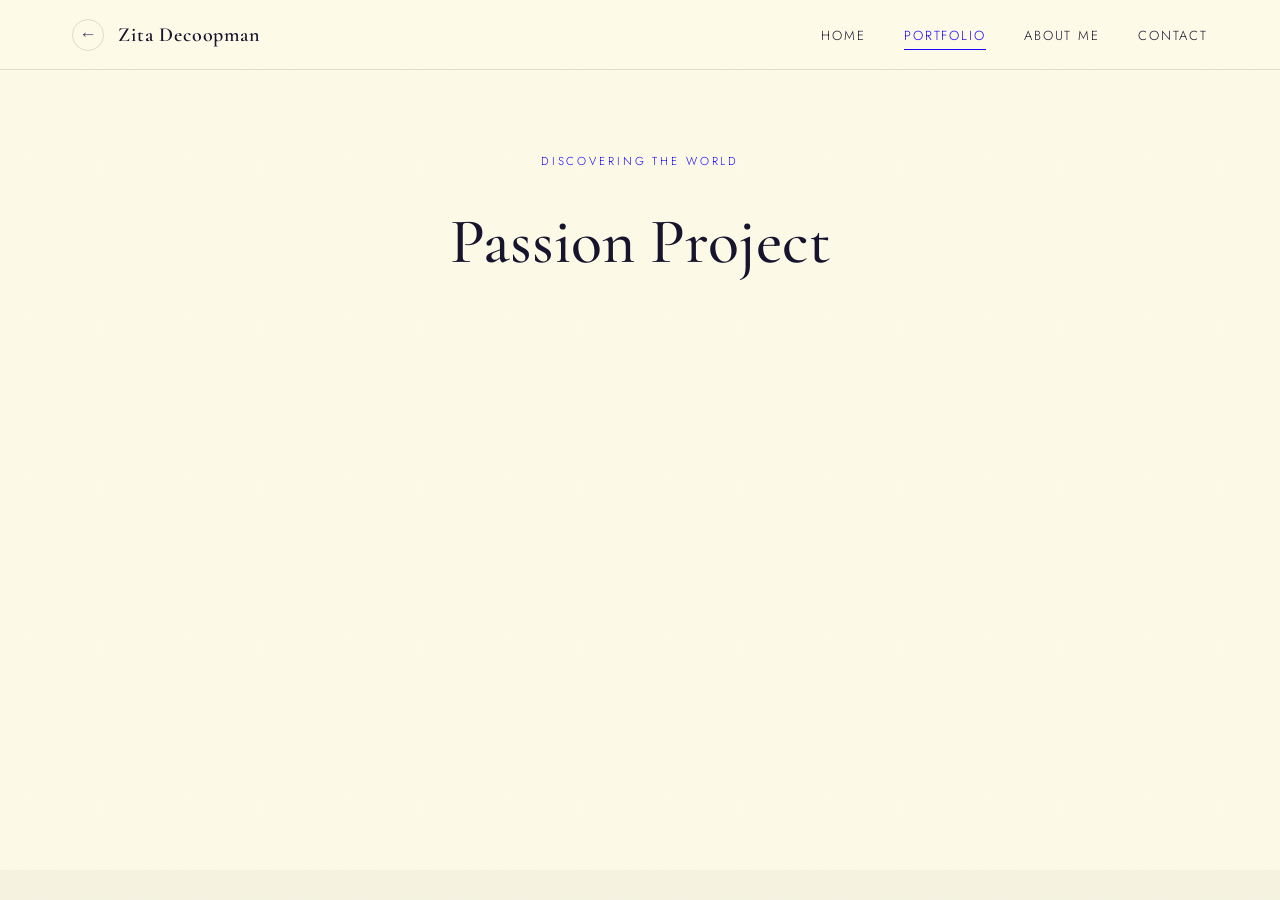
<file: my-biggest-passion-project.html>
<!DOCTYPE html>
<html lang="en">
<head>
<meta charset="UTF-8">
<title>Redirecting… — Zita Decoopman</title>
<link rel="icon" href="assets/favicon.svg" type="image/svg+xml">
<meta name="robots" content="noindex, nofollow">
<!-- This project's content is managed through the dashboard now and lives at
     project.html?slug=my-biggest-passion-project (data/projects/my-biggest-passion-project.json). This file used to
     be a hand-built copy of the same project: it was NOT editable from the
     dashboard and kept rendering an old, diverging version of the page for
     anyone who reached it, which is exactly the confusion this redirect
     removes. Kept as a redirect (rather than deleted) so existing links and
     bookmarks still land on the right project. The original markup is in
     git history if it's ever needed. -->
<meta http-equiv="refresh" content="0; url=project.html?slug=my-biggest-passion-project">
<link rel="canonical" href="project.html?slug=my-biggest-passion-project">
</head>
<body>
<p>Redirecting to <a href="project.html?slug=my-biggest-passion-project">this project</a>…</p>
</body>
</html>
</file>
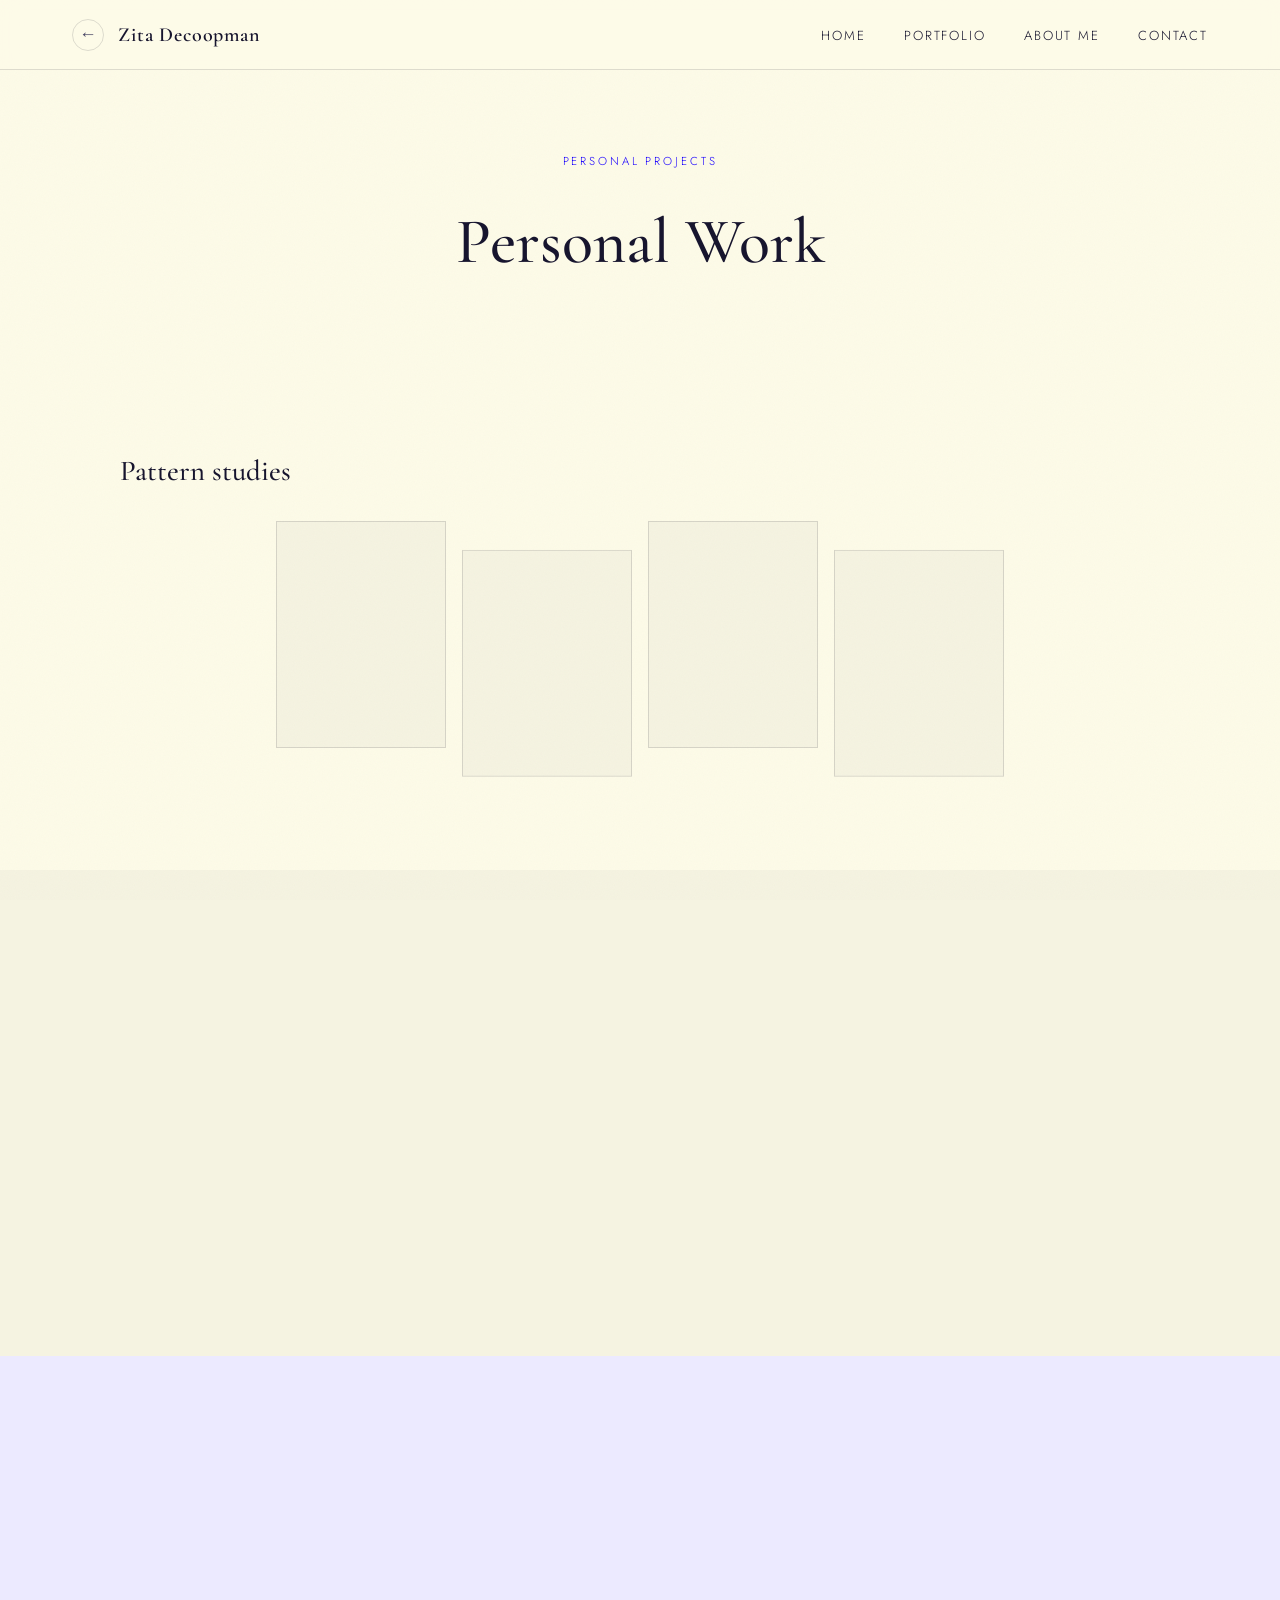
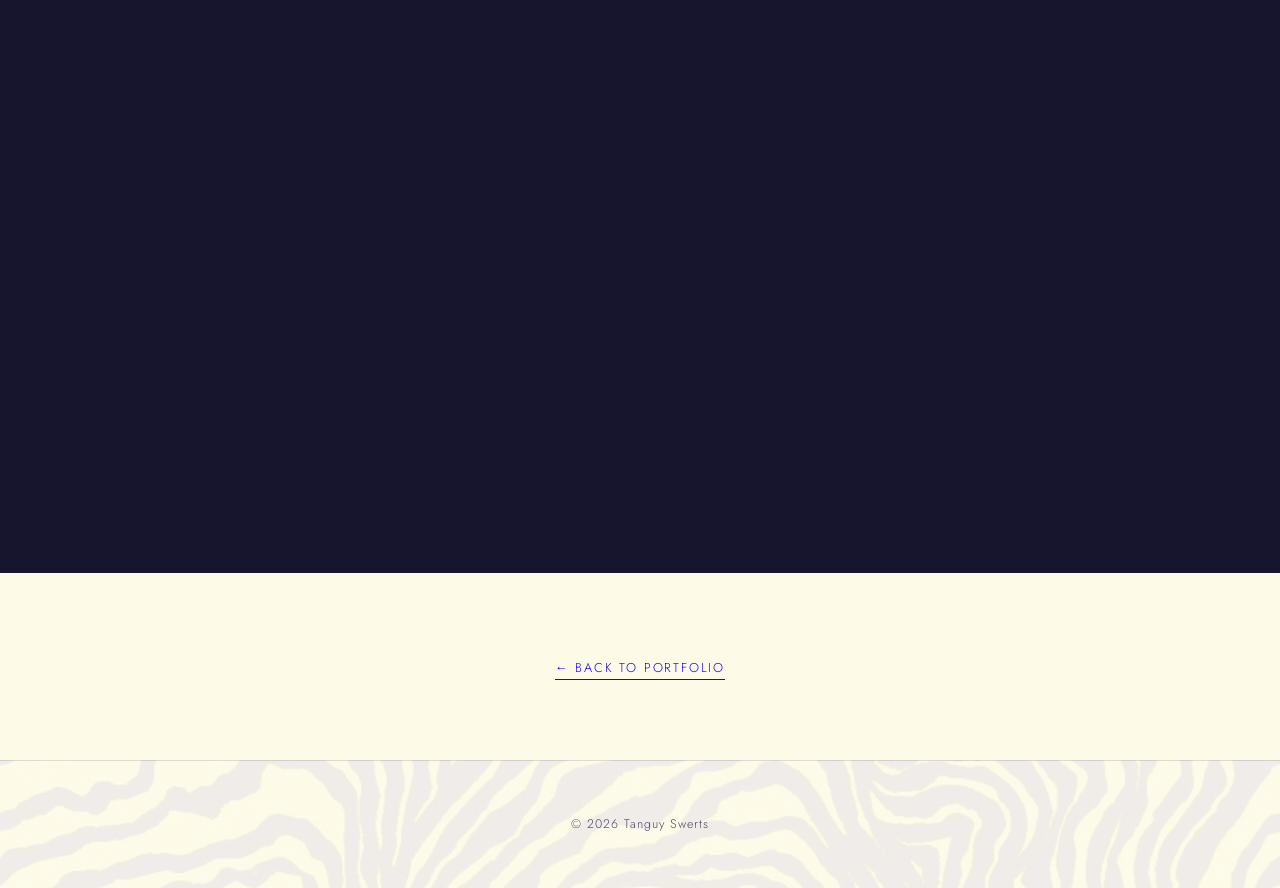
<file: personal-projects.html>
<!DOCTYPE html>
<html lang="en">
<head>
<meta charset="UTF-8">
<title>Redirecting… — Zita Decoopman</title>
<link rel="icon" href="assets/favicon.svg" type="image/svg+xml">
<meta name="robots" content="noindex, nofollow">
<!-- This project's content is managed through the dashboard now and lives at
     project.html?slug=personal-projects (data/projects/personal-projects.json). This file used to
     be a hand-built copy of the same project: it was NOT editable from the
     dashboard and kept rendering an old, diverging version of the page for
     anyone who reached it, which is exactly the confusion this redirect
     removes. Kept as a redirect (rather than deleted) so existing links and
     bookmarks still land on the right project. The original markup is in
     git history if it's ever needed. -->
<meta http-equiv="refresh" content="0; url=project.html?slug=personal-projects">
<link rel="canonical" href="project.html?slug=personal-projects">
</head>
<body>
<p>Redirecting to <a href="project.html?slug=personal-projects">this project</a>…</p>
</body>
</html>
</file>
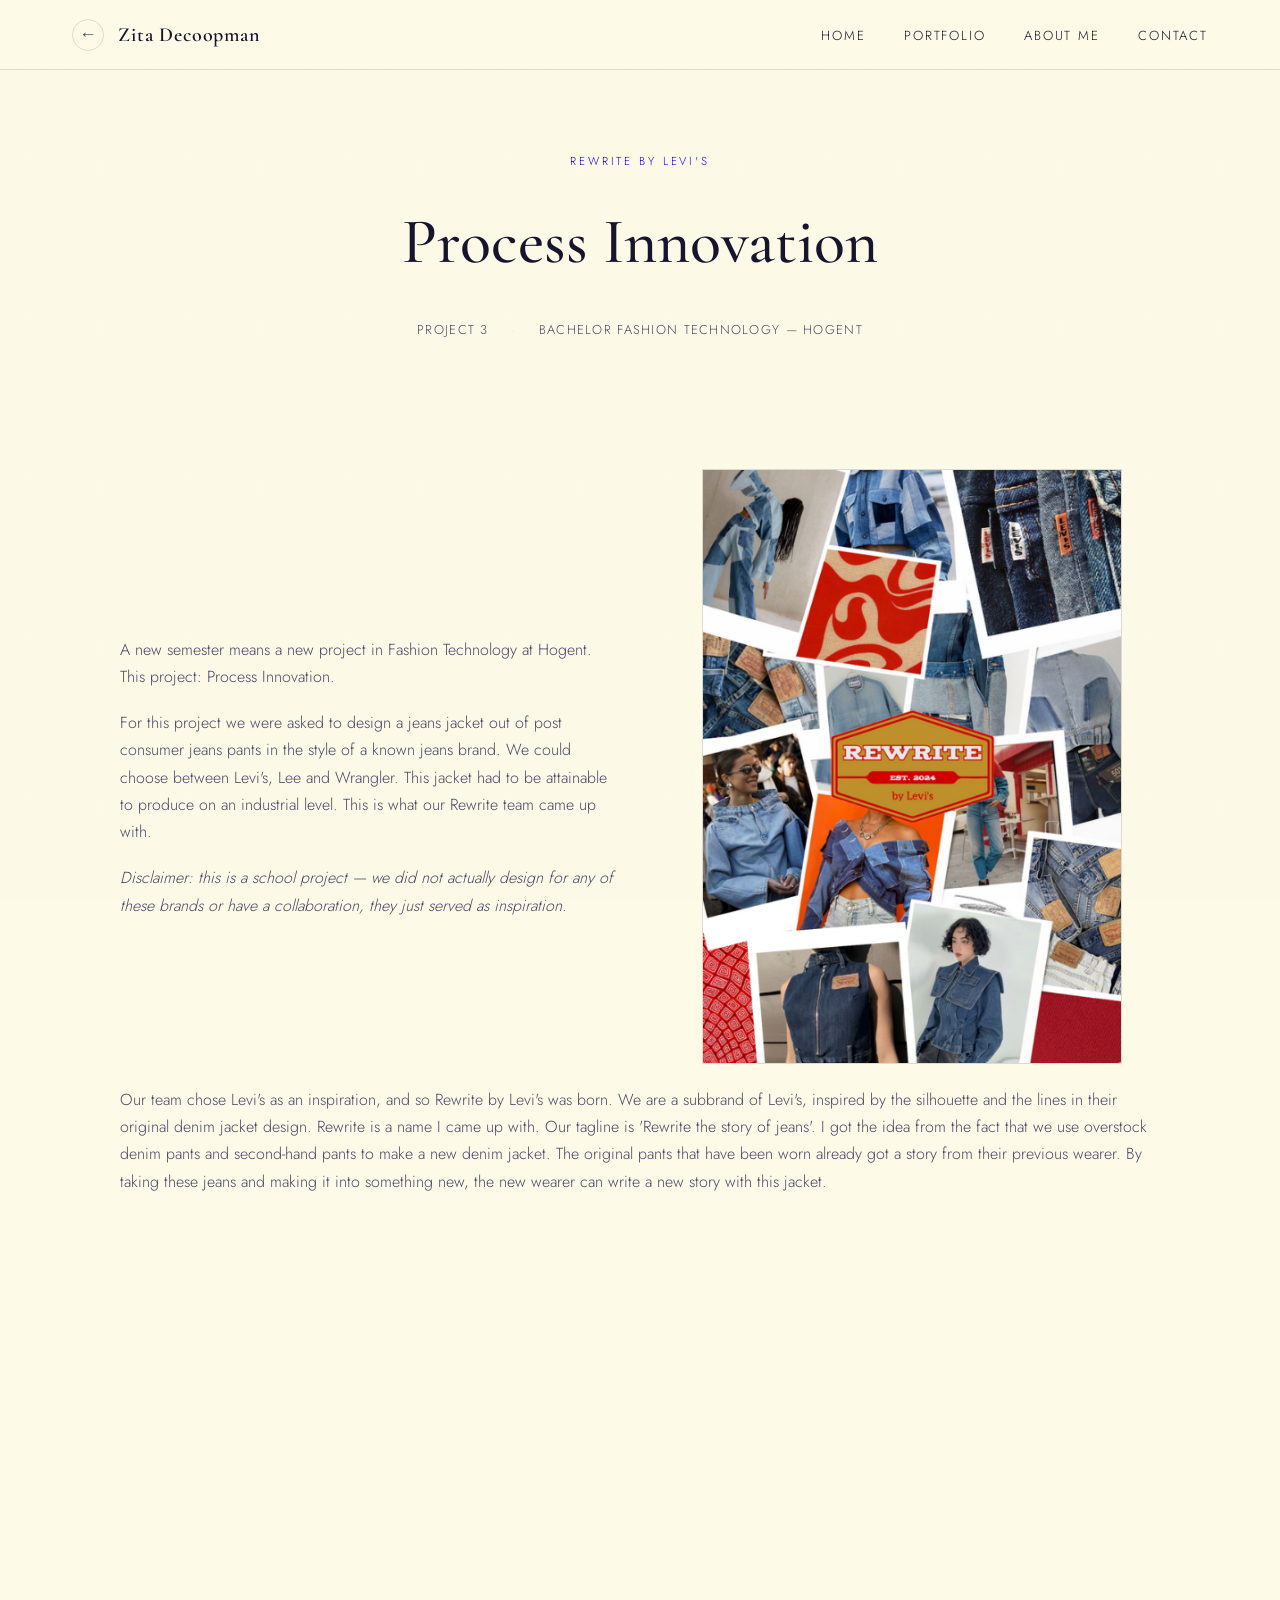
<file: project-1.html>
<!DOCTYPE html>
<html lang="en">
<head>
<meta charset="UTF-8">
<title>Redirecting… — Zita Decoopman</title>
<link rel="icon" href="assets/favicon.svg" type="image/svg+xml">
<meta name="robots" content="noindex, nofollow">
<!-- This project's content is managed through the dashboard now and lives at
     project.html?slug=project-1 (data/projects/project-1.json). This file used to
     be a hand-built copy of the same project: it was NOT editable from the
     dashboard and kept rendering an old, diverging version of the page for
     anyone who reached it, which is exactly the confusion this redirect
     removes. Kept as a redirect (rather than deleted) so existing links and
     bookmarks still land on the right project. The original markup is in
     git history if it's ever needed. -->
<meta http-equiv="refresh" content="0; url=project.html?slug=project-1">
<link rel="canonical" href="project.html?slug=project-1">
</head>
<body>
<p>Redirecting to <a href="project.html?slug=project-1">this project</a>…</p>
</body>
</html>
</file>
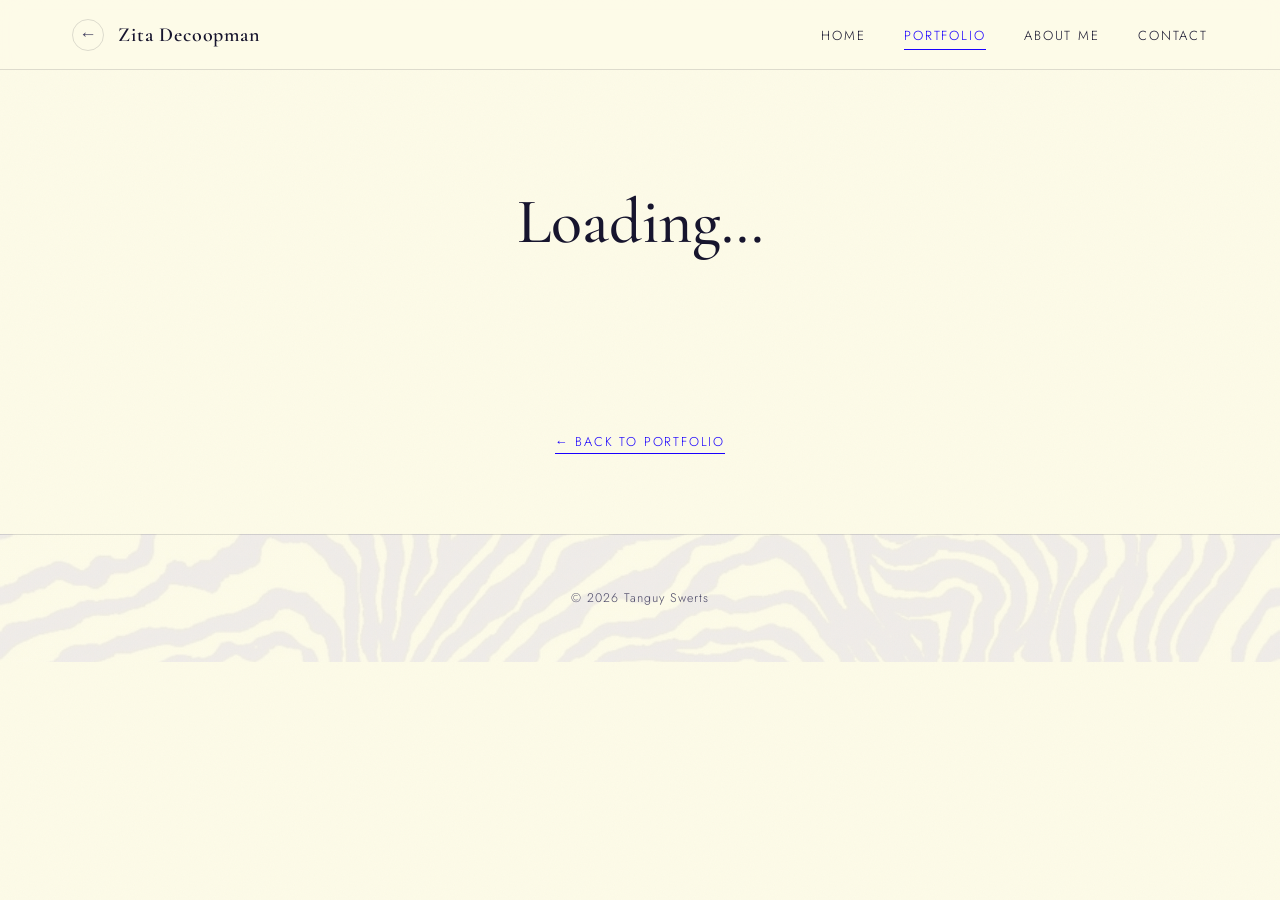
<file: project-smart-design.html>
<!DOCTYPE html>
<html lang="en">
<head>
<meta charset="UTF-8">
<title>Redirecting… — Zita Decoopman</title>
<link rel="icon" href="assets/favicon.svg" type="image/svg+xml">
<meta name="robots" content="noindex, nofollow">
<!-- This project's content is managed through the dashboard now and lives at
     project.html?slug=project-smart-design (data/projects/project-smart-design.json). This file used to
     be a hand-built copy of the same project: it was NOT editable from the
     dashboard and kept rendering an old, diverging version of the page for
     anyone who reached it, which is exactly the confusion this redirect
     removes. Kept as a redirect (rather than deleted) so existing links and
     bookmarks still land on the right project. The original markup is in
     git history if it's ever needed. -->
<meta http-equiv="refresh" content="0; url=project.html?slug=project-smart-design">
<link rel="canonical" href="project.html?slug=project-smart-design">
</head>
<body>
<p>Redirecting to <a href="project.html?slug=project-smart-design">this project</a>…</p>
</body>
</html>
</file>
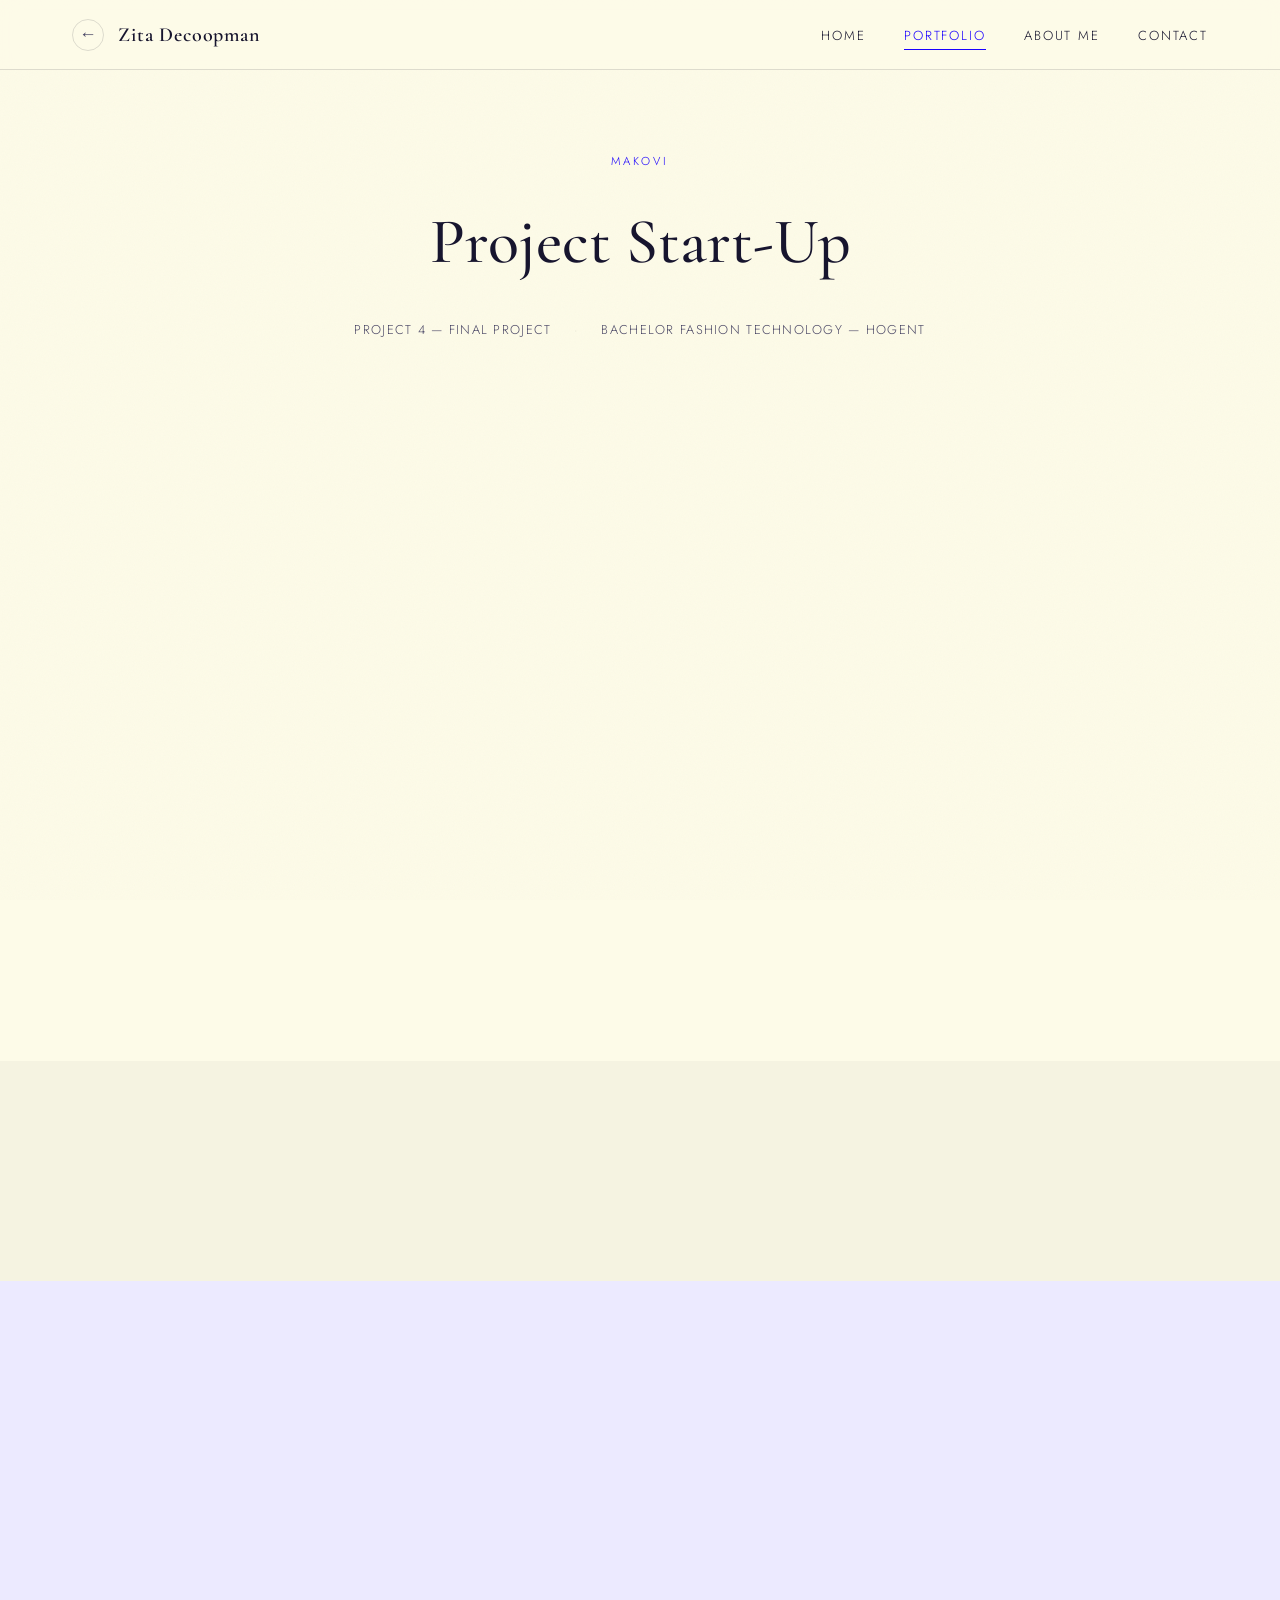
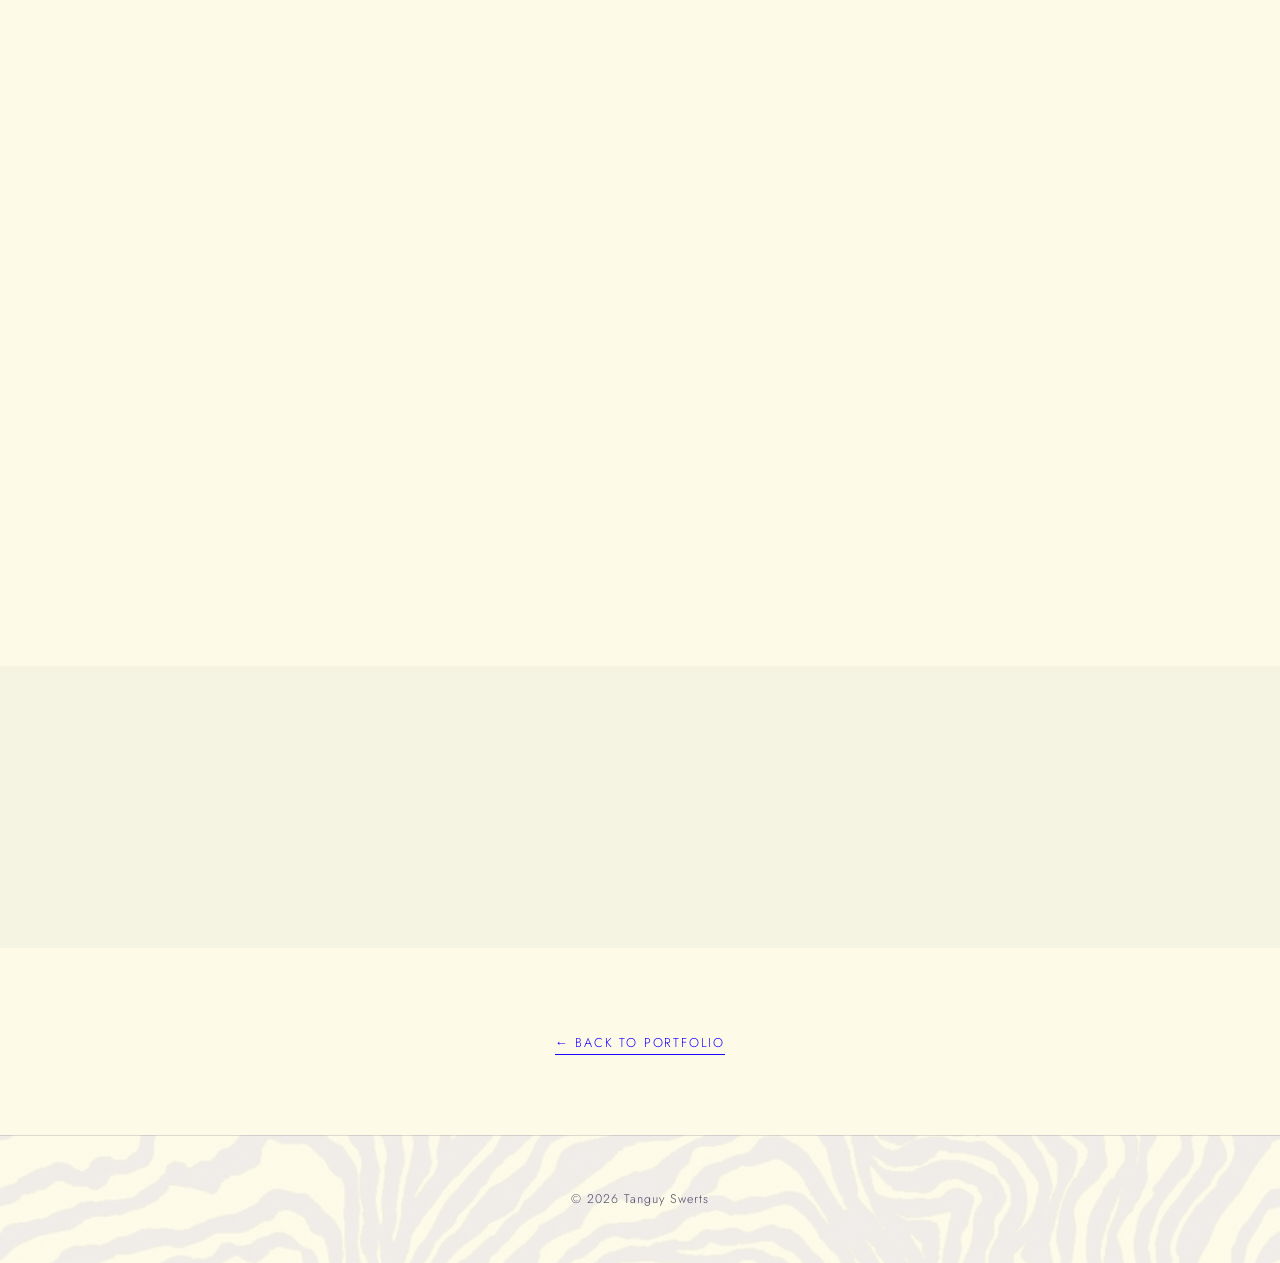
<file: project-start-up.html>
<!DOCTYPE html>
<html lang="en">
<head>
<meta charset="UTF-8">
<title>Redirecting… — Zita Decoopman</title>
<link rel="icon" href="assets/favicon.svg" type="image/svg+xml">
<meta name="robots" content="noindex, nofollow">
<!-- This project's content is managed through the dashboard now and lives at
     project.html?slug=project-start-up (data/projects/project-start-up.json). This file used to
     be a hand-built copy of the same project: it was NOT editable from the
     dashboard and kept rendering an old, diverging version of the page for
     anyone who reached it, which is exactly the confusion this redirect
     removes. Kept as a redirect (rather than deleted) so existing links and
     bookmarks still land on the right project. The original markup is in
     git history if it's ever needed. -->
<meta http-equiv="refresh" content="0; url=project.html?slug=project-start-up">
<link rel="canonical" href="project.html?slug=project-start-up">
</head>
<body>
<p>Redirecting to <a href="project.html?slug=project-start-up">this project</a>…</p>
</body>
</html>
</file>
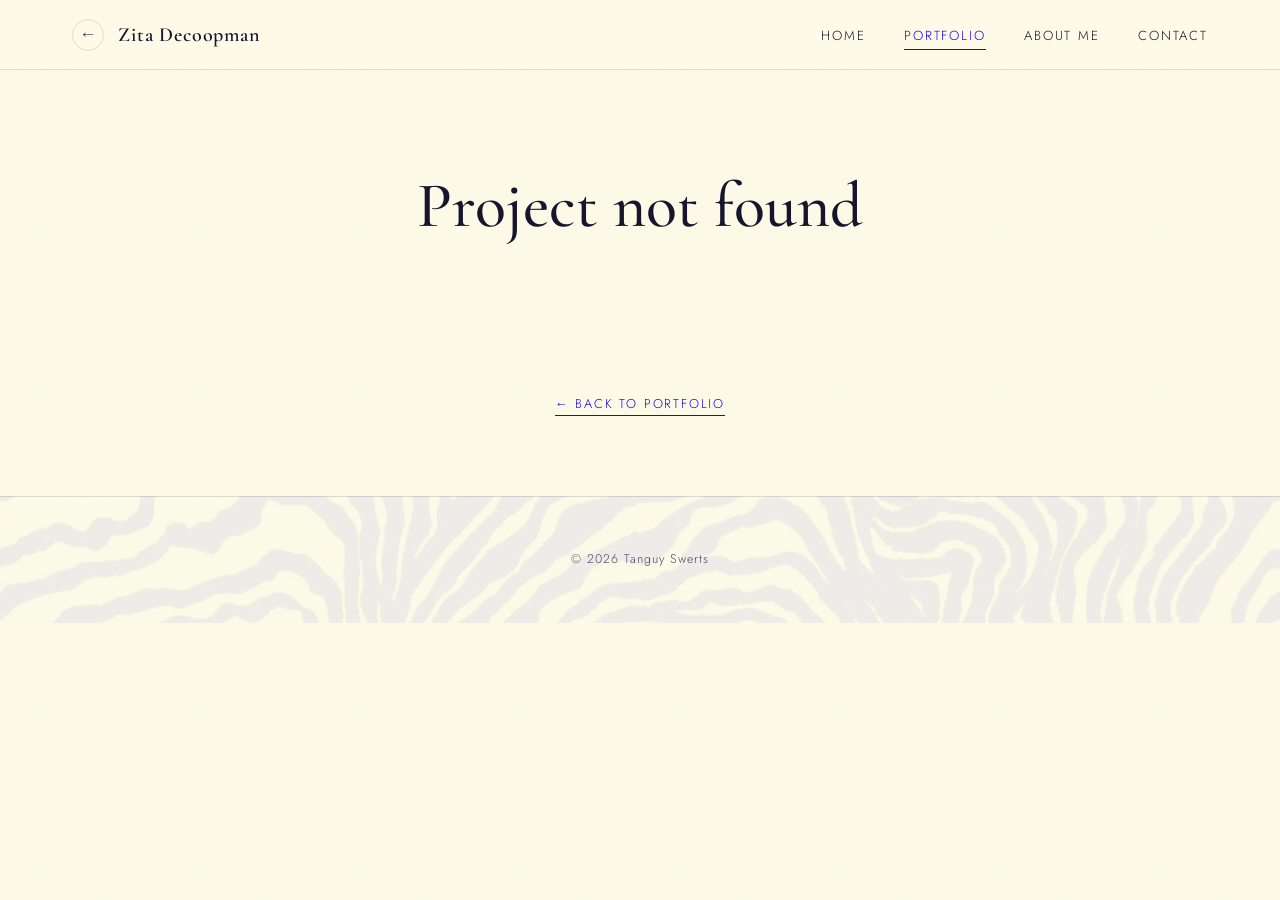
<file: project.html>
<!DOCTYPE html>
<html lang="en">
<head>
<meta charset="UTF-8">
<meta name="viewport" content="width=device-width, initial-scale=1.0">
<title>Project — Zita Decoopman</title>
<link rel="icon" href="assets/favicon.svg" type="image/svg+xml">
<meta name="description" id="metaDescription" content="A project from Zita Decoopman's Fashion Technology portfolio.">
<meta property="og:type" content="article">
<meta property="og:title" id="ogTitle" content="Zita Decoopman — Portfolio">
<meta property="og:description" id="ogDescription" content="A project from Zita Decoopman's Fashion Technology portfolio.">
<meta property="og:image" id="ogImage" content="">
<meta name="twitter:card" content="summary_large_image">
<link rel="stylesheet" href="styles.css?v=fb239b14">
<link rel="stylesheet" href="assets/fonts/fonts.css?v=fb239b14">
<!-- social:start -->
<!-- Preview card for links shared in WhatsApp, Facebook, Instagram.
     Written by scripts/build_seo.py from this page's own title and
     description -- edit those, then re-run it. -->
<meta property="og:site_name" content="Zita Decoopman">
<meta property="og:locale" content="en_GB">
<meta property="og:url" content="https://draumbear.github.io/zita-portfolio/project.html">
<meta name="twitter:title" content="Project — Zita Decoopman">
<meta name="twitter:description" content="A project from Zita Decoopman's Fashion Technology portfolio.">
<meta name="twitter:image" content="https://draumbear.github.io/zita-portfolio/assets/hero-pattern.jpg">
<!-- social:end -->
</head>
<body>

<div class="noise"></div>

<header class="site-header">
  <nav class="nav">
    <div class="nav-left">
      <a class="nav-back" href="index.html#portfolio" aria-label="Back to all projects" title="Back to all projects">&larr;</a>
      <a class="brand" href="index.html">Zita Decoopman</a>
    </div>
    <button class="nav-toggle" id="navToggle" aria-label="Toggle menu"><span></span></button>
    <ul class="nav-links" id="navLinks">
      <li><a href="index.html#top">Home</a></li>
      <li><a href="index.html#portfolio" class="active">Portfolio</a></li>
      <li><a href="index.html#about">About me</a></li>
      <li><a href="index.html#contact">Contact</a></li>
    </ul>
  </nav>
</header>

<main>
  <section class="project-hero" id="projectHero">
    <p class="eyebrow" id="projectEyebrow"></p>
    <h1 id="projectTitle">Loading…</h1>
    <div class="project-meta" id="projectMeta"></div>
  </section>

  <section class="project-body" id="projectBody"></section>

  <div class="project-nav">
    <a href="index.html#portfolio">&larr; Back to Portfolio</a>
  </div>
</main>

<footer class="site-footer">
  <div class="social-links" id="socialLinks"></div>
  <p>&copy; <span id="year"></span> Tanguy Swerts</p>
</footer>

<!-- The ?v= tokens below are a hash of the CSS/JS contents, written by
     scripts/bump_assets_version.py. Run that after changing any of them --
     bumping by hand is what let every page sit on a three-week-old copy of
     styles.css while the file itself kept changing. -->
<script src="script.js?v=fb239b14"></script>
<script src="project-render.js?v=fb239b14"></script>
<script src="page-project.js?v=fb239b14"></script>
</body>
</html>
</file>
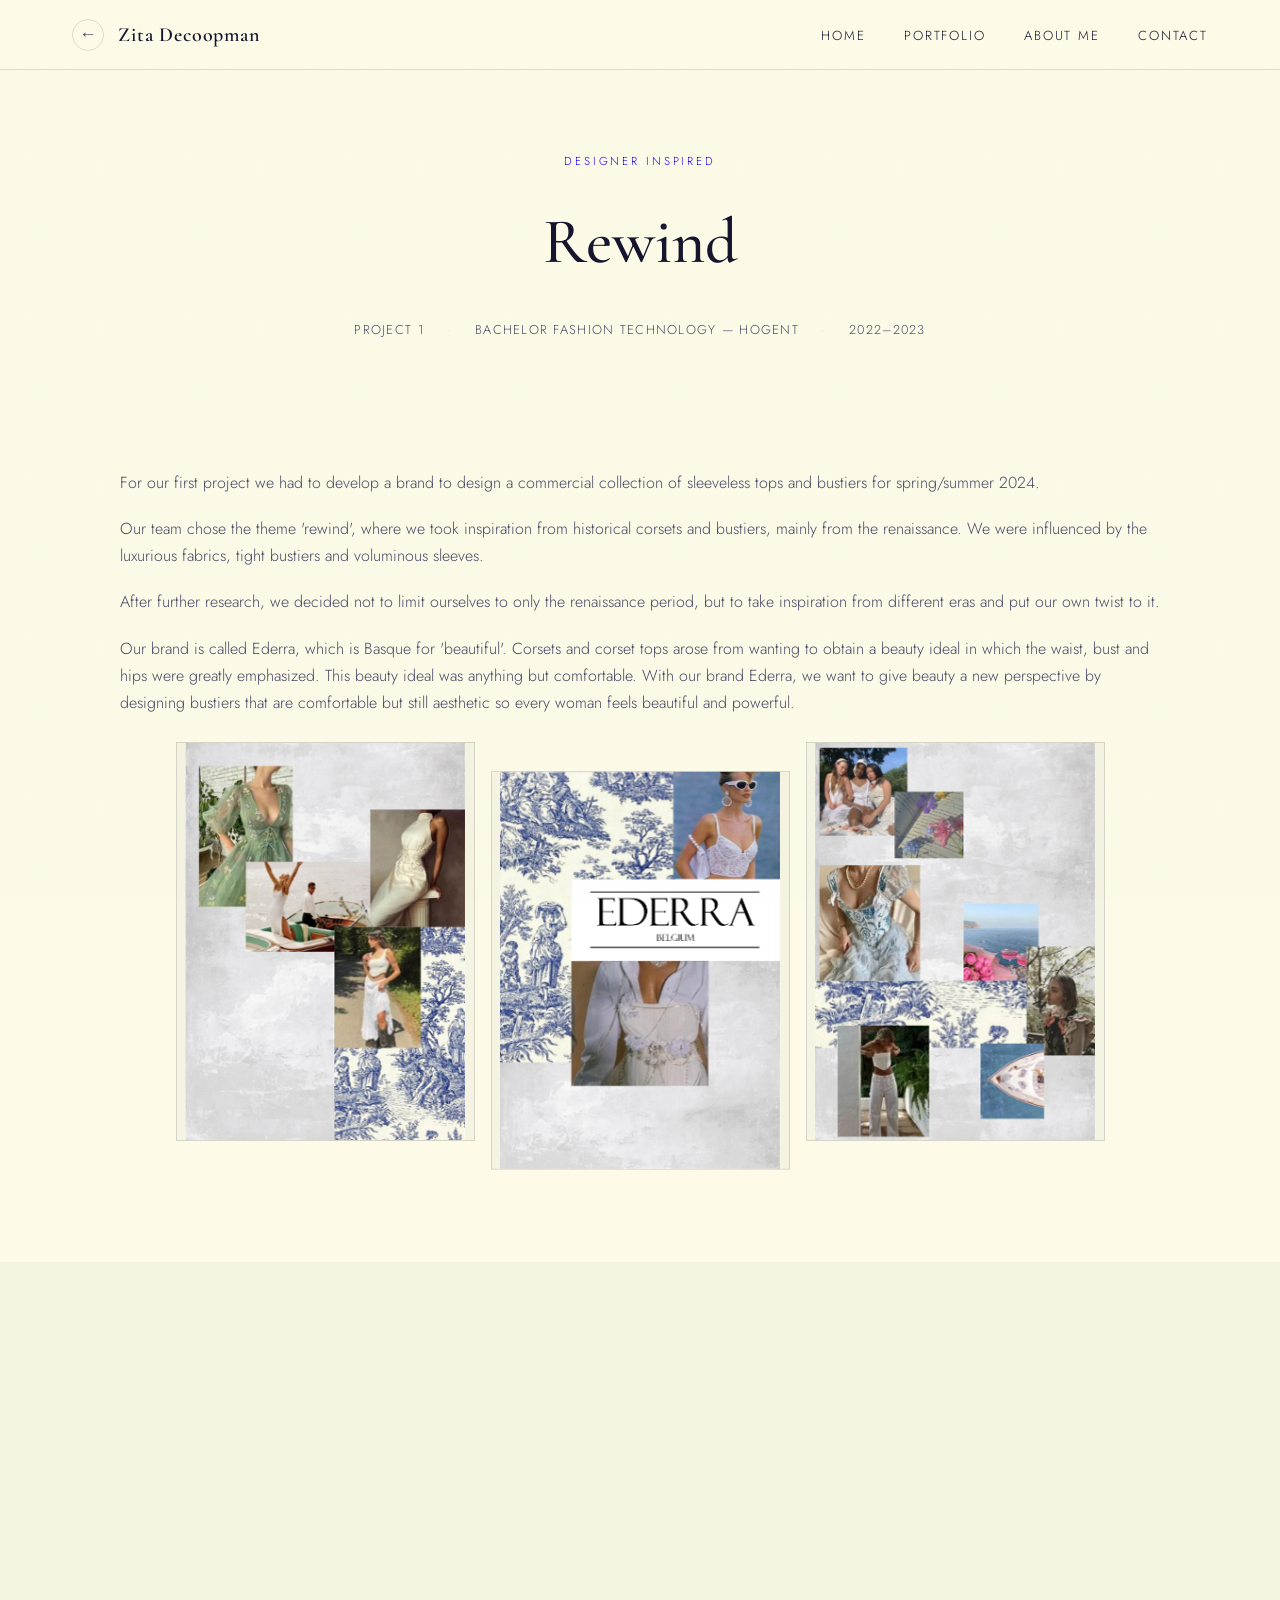
<file: rewind.html>
<!DOCTYPE html>
<html lang="en">
<head>
<meta charset="UTF-8">
<title>Redirecting… — Zita Decoopman</title>
<link rel="icon" href="assets/favicon.svg" type="image/svg+xml">
<meta name="robots" content="noindex, nofollow">
<!-- This project's content is managed through the dashboard now and lives at
     project.html?slug=rewind (data/projects/rewind.json). This file used to
     be a hand-built copy of the same project: it was NOT editable from the
     dashboard and kept rendering an old, diverging version of the page for
     anyone who reached it, which is exactly the confusion this redirect
     removes. Kept as a redirect (rather than deleted) so existing links and
     bookmarks still land on the right project. The original markup is in
     git history if it's ever needed. -->
<meta http-equiv="refresh" content="0; url=project.html?slug=rewind">
<link rel="canonical" href="project.html?slug=rewind">
</head>
<body>
<p>Redirecting to <a href="project.html?slug=rewind">this project</a>…</p>
</body>
</html>
</file>
<file: styles.css>
:root {
  --cream: #fdfbe8;
  --cream-2: #f9f4d8;
  --ink: #17152e;
  --ink-soft: #4a4766;
  --accent: #1a01ff;
  --accent-dark: #1200b8;
  --line: rgba(23,21,46,0.14);
  --serif: 'Cormorant Garamond', Georgia, serif;
  --sans: 'Jost', 'Helvetica Neue', Arial, sans-serif;
}

* { box-sizing: border-box; }
html { scroll-behavior: smooth; }

body {
  margin: 0;
  background: var(--cream);
  color: var(--ink);
  font-family: var(--sans);
  font-weight: 300;
  line-height: 1.7;
  -webkit-font-smoothing: antialiased;
}

/* Fixed header covers the top ~5.5rem of the viewport, so an anchor-linked
   section (nav click, #hash in a URL) would otherwise land partly hidden
   behind it. */
section[id], .hero { scroll-margin-top: 5.5rem; }

/* Subtle film-grain texture over the whole page — a cheap, static SVG noise
   pattern (no image request), very low opacity so it reads as paper texture
   rather than visible noise. Sits above the background, below all content. */
.noise {
  position: fixed;
  inset: 0;
  z-index: 1;
  pointer-events: none;
  opacity: 0.035;
  mix-blend-mode: multiply;
  background-image: url("data:image/svg+xml,%3Csvg xmlns='http://www.w3.org/2000/svg' width='160' height='160'%3E%3Cfilter id='n'%3E%3CfeTurbulence type='fractalNoise' baseFrequency='0.85' numOctaves='2' stitchTiles='stitch'/%3E%3C/filter%3E%3Crect width='100%25' height='100%25' filter='url(%23n)'/%3E%3C/svg%3E");
}

img { max-width: 100%; display: block; }

a {
  color: inherit;
  text-decoration: none;
}

.eyebrow {
  font-family: var(--sans);
  text-transform: uppercase;
  letter-spacing: 0.25em;
  font-size: 0.72rem;
  color: var(--accent);
  margin: 0 0 0.8rem;
}

h1, h2, h3, h4 {
  font-family: var(--serif);
  font-weight: 500;
  margin: 0;
  color: var(--ink);
}

/* Header / Nav */
.site-header {
  position: fixed;
  top: 0; left: 0; right: 0;
  z-index: 100;
  background: rgba(253,251,232,0.85);
  backdrop-filter: blur(10px);
  border-bottom: 1px solid var(--line);
}

.nav {
  max-width: 1200px;
  margin: 0 auto;
  padding: 1.1rem 2rem;
  display: flex;
  align-items: center;
  justify-content: space-between;
}

.nav-left {
  display: flex;
  align-items: center;
  gap: 0.9rem;
}

.brand {
  font-family: var(--serif);
  font-size: 1.25rem;
  letter-spacing: 0.04em;
  font-weight: 600;
}

/* Back-to-portfolio control on project pages, living in the nav bar instead
   of floating over the page content (where it could overlap a long title). */
.nav-back {
  display: inline-flex;
  align-items: center;
  justify-content: center;
  width: 32px;
  height: 32px;
  flex-shrink: 0;
  border: 1px solid var(--line);
  border-radius: 50%;
  font-size: 1.1rem;
  line-height: 1;
  color: var(--ink-soft);
  transition: background 0.2s, color 0.2s, border-color 0.2s;
}
.nav-back:hover {
  background: var(--accent);
  border-color: var(--accent);
  color: var(--cream);
}

.nav-links {
  list-style: none;
  display: flex;
  gap: 2.4rem;
  margin: 0;
  padding: 0;
}

.nav-links a {
  font-size: 0.82rem;
  text-transform: uppercase;
  letter-spacing: 0.14em;
  padding-bottom: 4px;
  border-bottom: 1px solid transparent;
  transition: border-color 0.25s, color 0.25s;
}

.nav-links a:hover,
.nav-links a.active {
  border-color: var(--accent);
  color: var(--accent);
}

.nav-toggle {
  display: none;
  background: none;
  border: none;
  width: 28px;
  height: 20px;
  position: relative;
  cursor: pointer;
}
.nav-toggle span,
.nav-toggle::before,
.nav-toggle::after {
  content: '';
  position: absolute;
  left: 0; right: 0;
  height: 1px;
  background: var(--ink);
  transition: 0.25s;
}
.nav-toggle::before { top: 0; }
.nav-toggle span { top: 50%; transform: translateY(-50%); }
.nav-toggle::after { bottom: 0; }

/* Hero */
.hero {
  min-height: 100vh;
  display: flex;
  align-items: center;
  justify-content: center;
  text-align: center;
  padding: 6rem 1.5rem 2rem;
  position: relative;
  background-image: url('assets/hero-pattern.jpg');
  background-repeat: repeat;
  background-size: 300px auto;
}

.hero-inner {
  max-width: 900px;
  position: relative;
  z-index: 1;
  background: var(--cream);
  padding: 3.5rem 3rem;
  border: 1px solid var(--line);
}

.hero h1 {
  font-size: clamp(3rem, 9vw, 6.5rem);
  line-height: 0.98;
  letter-spacing: 0.01em;
}

.hero-sub {
  margin-top: 1.4rem;
  text-transform: uppercase;
  letter-spacing: 0.5em;
  font-size: 0.85rem;
  color: var(--ink-soft);
}

.scroll-cue {
  display: inline-block;
  margin-top: 4rem;
  width: 1px;
  height: 60px;
  background: var(--line);
  position: relative;
}
.scroll-cue span {
  position: absolute;
  top: 0; left: -3px;
  width: 7px; height: 7px;
  border-radius: 50%;
  background: var(--accent);
  animation: cue 2.2s ease-in-out infinite;
}
@keyframes cue {
  0% { top: 0; opacity: 1; }
  90% { top: 54px; opacity: 0; }
  100% { top: 54px; opacity: 0; }
}

/* Sections */
.section {
  max-width: 1200px;
  margin: 0 auto;
  padding: 7rem 2rem;
}

.section-head {
  text-align: center;
  margin-bottom: 4rem;
}

.section-head h2 { font-size: clamp(2.2rem, 4vw, 3rem); }

.group { margin-bottom: 4.5rem; }
.group:last-child { margin-bottom: 0; }

.group-title {
  font-size: 1.4rem;
  font-style: italic;
  font-weight: 400;
  text-align: center;
  margin-bottom: 2.5rem;
  color: var(--ink-soft);
}

.grid {
  display: grid;
  grid-template-columns: repeat(auto-fill, minmax(230px, 1fr));
  gap: 2rem;
}

.grid-narrow {
  grid-template-columns: repeat(auto-fill, minmax(230px, 1fr));
  max-width: 700px;
  margin: 0 auto;
}

.card { display: block; cursor: pointer; }

.card-img {
  aspect-ratio: 3 / 4.2;
  overflow: hidden;
  background: var(--cream-2);
  border: 1px solid var(--line);
  transition: border-color 0.4s, box-shadow 0.4s, transform 0.4s cubic-bezier(.2,.7,.3,1);
}

.card-img img {
  width: 100%;
  height: 100%;
  object-fit: cover;
  transition: transform 0.6s cubic-bezier(.2,.7,.3,1);
}

.card:hover .card-img {
  border-color: var(--accent);
  box-shadow: 0 16px 40px rgba(23,21,46,0.16);
  transform: translateY(-4px);
}
.card:hover .card-img img { transform: scale(1.06); }
.card h4 { transition: color 0.3s; }
.card:hover h4 { color: var(--accent); }

.img-fallback img { display: none; }
.img-fallback {
  display: flex;
  align-items: center;
  justify-content: center;
  text-align: center;
  padding: 1.5rem;
}
.img-fallback::after {
  content: "Image unavailable";
  font-family: var(--sans);
  font-size: 0.78rem;
  text-transform: uppercase;
  letter-spacing: 0.1em;
  color: var(--ink-soft);
  opacity: 0.6;
}

.card h4 {
  margin-top: 1rem;
  font-size: 1.1rem;
  font-weight: 500;
  text-align: center;
}

/* About */
.about { background: var(--cream-2); max-width: none; }
.about-grid {
  max-width: 1200px;
  margin: 0 auto;
  display: grid;
  grid-template-columns: 0.8fr 1.2fr;
  gap: 4.5rem;
  align-items: start;
}

.about-img img {
  width: 100%;
  aspect-ratio: 4/5;
  object-fit: cover;
  border: 1px solid var(--line);
}
.about-img .caption {
  margin-top: 0.8rem;
  font-size: 0.8rem;
  letter-spacing: 0.1em;
  text-transform: uppercase;
  color: var(--ink-soft);
  text-align: center;
}

.about-copy h2 { font-size: clamp(2rem, 3.6vw, 2.8rem); margin-bottom: 1.5rem; }
.about-copy p { color: var(--ink-soft); margin: 0 0 1.2rem; }

.btn {
  display: inline-block;
  margin-top: 0.8rem;
  padding: 0.9rem 2.2rem;
  background: var(--accent);
  color: var(--cream);
  text-transform: uppercase;
  letter-spacing: 0.16em;
  font-size: 0.78rem;
  border: 1px solid var(--accent);
  cursor: pointer;
  transition: background 0.25s, color 0.25s;
}
.btn:hover {
  background: transparent;
  color: var(--accent);
}

/* Contact */
.contact-grid {
  display: grid;
  grid-template-columns: 0.7fr 1.3fr;
  gap: 4rem;
}

.contact-info h3 {
  font-size: 1.6rem;
  margin-bottom: 0.8rem;
}
.contact-info a { color: var(--accent); border-bottom: 1px solid var(--accent); }

.row {
  display: grid;
  grid-template-columns: 1fr 1fr;
  gap: 1.5rem;
}

.field {
  margin-bottom: 1.3rem;
}

.field label {
  display: block;
  font-size: 0.75rem;
  text-transform: uppercase;
  letter-spacing: 0.12em;
  color: var(--ink-soft);
  margin-bottom: 0.5rem;
}

.field input,
.field textarea {
  width: 100%;
  border: none;
  border-bottom: 1px solid var(--line);
  background: transparent;
  padding: 0.6rem 0.1rem;
  font-family: var(--sans);
  font-size: 1rem;
  color: var(--ink);
  resize: vertical;
}
.field input:focus,
.field textarea:focus {
  outline: none;
  border-color: var(--accent);
}

.form-note {
  margin-top: 1rem;
  font-size: 0.85rem;
  color: var(--accent);
}

/* Footer */
.site-footer {
  position: relative;
  text-align: center;
  padding: 2.5rem 1rem;
  font-size: 0.78rem;
  letter-spacing: 0.08em;
  color: var(--ink-soft);
  border-top: 1px solid var(--line);
  background-image:
    linear-gradient(rgba(253,251,232,0.94), rgba(253,251,232,0.94)),
    url('assets/motif-single.jpg');
  background-size: cover;
  background-position: center 30%;
}
.site-footer p { position: relative; z-index: 1; }
.social-links {
  position: relative;
  z-index: 1;
  display: flex;
  justify-content: center;
  gap: 1.1rem;
  margin-bottom: 1rem;
}
.social-links:empty { display: none; margin-bottom: 0; }
.social-links a {
  display: inline-flex;
  align-items: center;
  justify-content: center;
  width: 34px;
  height: 34px;
  border: 1px solid var(--line);
  border-radius: 50%;
  color: var(--ink-soft);
  transition: color 0.2s, border-color 0.2s, transform 0.2s;
}
.social-links a:hover { color: var(--accent); border-color: var(--accent); transform: translateY(-2px); }

/* Project detail pages */
.project-hero {
  max-width: 900px;
  margin: 0 auto;
  padding: 9.5rem 2rem 3rem;
  text-align: center;
}
.project-hero .eyebrow { margin-bottom: 1rem; }
.project-hero h1 { font-size: clamp(2.4rem, 5.5vw, 4rem); }
.project-meta {
  margin-top: 1.4rem;
  display: flex;
  justify-content: center;
  gap: 0.6rem 1.4rem;
  flex-wrap: wrap;
  font-size: 0.8rem;
  text-transform: uppercase;
  letter-spacing: 0.1em;
  color: var(--ink-soft);
}
.project-meta span:not(:last-child)::after {
  content: '·';
  margin-left: 1.4rem;
  color: var(--line);
}

.project-body { padding-bottom: 1rem; }
.project-body h2 {
  font-size: 1.8rem;
  margin: 0 0 1.2rem;
}
.project-body h3 {
  font-size: 1.3rem;
  font-style: italic;
  font-weight: 400;
  color: var(--ink-soft);
  margin: 2.2rem 0 1rem;
}
.project-body p {
  color: var(--ink-soft);
  margin: 0 0 1.2rem;
}
.project-body > p:first-child { margin-top: 0; }
.gallery-caption {
  font-size: 0.8rem;
  font-style: italic;
  color: var(--accent) !important;
  margin: 0.6rem 0 1.4rem !important;
}

.file-block {
  display: flex;
  align-items: center;
  gap: 1rem;
  max-width: 420px;
  margin: 0.4rem 0 1.4rem;
  padding: 1rem 1.3rem;
  border: 1px solid var(--line);
  border-radius: 10px;
  background: var(--cream-2);
  text-decoration: none;
  color: var(--ink);
  transition: border-color 0.25s, transform 0.25s, box-shadow 0.25s;
}
.file-block:hover {
  border-color: var(--accent);
  transform: translateY(-2px);
  box-shadow: 0 8px 22px rgba(23,21,46,0.12);
}
.file-block .file-icon {
  font-size: 1.7rem;
  line-height: 1;
  flex-shrink: 0;
}
.file-block .file-info strong {
  display: block;
  font-size: 0.92rem;
  font-weight: 500;
}
.file-block .file-info span {
  font-size: 0.75rem;
  color: var(--ink-soft);
  text-transform: uppercase;
  letter-spacing: 0.06em;
}
.band--dark .file-block {
  background: rgba(253,251,232,0.08);
  border-color: rgba(253,251,232,0.25);
  color: var(--cream);
}
.band--dark .file-block .file-info span { color: rgba(253,251,232,0.65); }

/* Cover-image variant: the file shows an actual preview (e.g. a document's
   cover page) stacked above the label, instead of a generic icon beside it. */
.file-block--cover {
  flex-direction: column;
  align-items: stretch;
  max-width: 320px;
  padding: 0;
  overflow: hidden;
  margin-left: auto;
  margin-right: auto;
}
.file-block--cover img {
  width: 100%;
  height: auto;
  display: block;
  border-bottom: 1px solid var(--line);
}
.band--dark .file-block--cover img { border-color: rgba(253,251,232,0.25); }
.file-block--cover .file-info { padding: 0.9rem 1.1rem 1.1rem; }

/* Binds a run of blocks (e.g. text + a gallery + a file) into one visual unit
   when they don't fit the simple text/media split layout. */
.content-group {
  border: 1px solid var(--line);
  border-radius: 12px;
  padding: 1.8rem;
  margin: 0 0 1.4rem;
  background: rgba(23,21,46,0.02);
}
.band--dark .content-group { background: rgba(253,251,232,0.04); border-color: rgba(253,251,232,0.2); }
.content-group > *:last-child { margin-bottom: 0; }
.content-group .project-gallery { margin-top: 1rem; }
.content-group .file-block { margin-top: 1rem; margin-bottom: 0; }

/* A group's media with no text alongside it — rendered constrained/centered
   like a standalone block would be, instead of stretched into a full-width
   bordered card where it just sits alone. */
.group-media-only { max-width: 600px; margin: 0 auto 1.4rem; }
.group-media-only .project-gallery { margin-top: 0; }
.group-media-only > *:not(:last-child) { margin-bottom: 1.4rem; }

/* Multiple media items sharing one side of a split, or stacked above/below
   the text (explicit group layout choices). ".grid" arranges them 2-up
   instead of one per row. */
.split-media-stack, .group-media-stack { display: flex; flex-direction: column; gap: 1.4rem; }
.group-media-stack { margin-bottom: 1.4rem; }
.split-media-stack.grid, .group-media-stack.grid {
  display: grid;
  grid-template-columns: repeat(2, 1fr);
  align-items: start;
}

/* Alternating background bands */
.band {
  padding: 4rem 2rem;
  transition: background-color 0.4s;
}
.band-inner {
  max-width: 760px;
  margin: 0 auto;
}
.band-inner.wide { max-width: 1040px; }
.band--a { background: var(--cream); }
.band--b { background: var(--cream-2); }
.band--tint { background: #eceaff; }
.band--tint h2, .band--tint h3 { color: var(--ink); }
.band--dark { background: var(--ink); }
.band--dark h2, .band--dark h3 { color: var(--cream); }
.band--dark p { color: rgba(253,251,232,0.72); }
.band--dark .project-gallery img { border-color: rgba(253,251,232,0.25); }
.band--dark .eyebrow { color: #9d90ff; }
.band:first-of-type { padding-top: 5rem; }
.band:last-of-type { padding-bottom: 6rem; }

/* Split text + media layout, alternating direction */
.split {
  display: grid;
  grid-template-columns: 1fr 1fr;
  gap: 3rem;
  align-items: center;
}
.split--reverse .split-text { order: 2; }
.split--reverse .split-media { order: 1; }
.split-media {
  display: flex;
  flex-direction: column;
  gap: 0.6rem;
  justify-content: center;
}
.split-media img {
  width: 100%;
  height: auto;
  display: block;
  border: 1px solid var(--line);
}
.split-text h2 { margin-top: 0; }
.split-text p:last-child { margin-bottom: 0; }

/* Grid by default — used as-is by the older hand-built project pages, which
   set their own cols-N class directly in raw HTML with no per-photo sizing
   control. Dashboard-rendered galleries (project-render.js) instead set
   `display:flex` inline per-instance, switching just that gallery over to
   the flex-based, consistently-sized layout below — the grid rules here are
   simply inert (not read) once a container is flex instead, so both modes
   coexist safely on the same class name. */
.project-gallery {
  display: grid;
  grid-template-columns: repeat(auto-fit, minmax(200px, 1fr));
  gap: 1rem;
  margin: 1.6rem 0 1.8rem;
  align-items: start;
  flex-wrap: wrap;
  /* Unset (legacy galleries, and auto-column dashboard ones) falls back to
     none — a no-op. Only an explicit-column dashboard gallery sets this. */
  max-width: var(--gallery-cap, none);
}
.project-gallery.cols-1 { grid-template-columns: 1fr; }
.project-gallery.cols-2 { grid-template-columns: repeat(2, 1fr); }
.project-gallery.cols-3 { grid-template-columns: repeat(3, 1fr); }
.project-gallery.cols-4 { grid-template-columns: repeat(auto-fit, minmax(120px, 1fr)); }
.project-gallery.cols-5 { grid-template-columns: repeat(auto-fit, minmax(100px, 1fr)); }
.project-gallery.cols-6 { grid-template-columns: repeat(auto-fit, minmax(90px, 1fr)); }
.project-gallery.wide { grid-template-columns: 1fr; }
/* Read only when the container is flex (dashboard-rendered galleries set
   --gallery-cell inline); a legacy grid gallery has no such custom property
   and this rule has no effect on it either way. Targets any direct child
   (an <img>, or a <figure> when a caption is present) so both markup shapes
   size correctly as flex items. */
.project-gallery > * { flex: 0 0 var(--gallery-cell, 240px); }
/* The stagger offset below is a transform, which doesn't add layout height —
   without this, the shifted-down images visually overlap whatever content
   comes right after the gallery (a caption, a paragraph). This reserves the
   space the offset actually occupies. */
.project-gallery.stagger { padding-bottom: 1.8rem; }
.project-gallery.stagger > *:nth-child(even) { transform: translateY(1.8rem); }
.project-gallery img {
  width: 100%;
  height: auto;
  display: block;
  border: 1px solid var(--line);
  background: var(--cream-2);
  cursor: zoom-in;
  transition: transform 0.4s cubic-bezier(.2,.7,.3,1), box-shadow 0.4s;
}
/* Default — holds every photo to the same cell shape so the grid lines up,
   without cropping into the photo itself: object-fit:contain letterboxes
   (against --cream-2, matching the img background above) rather than
   cutting off any of the actual image. Galleries can opt out per-block. */
.project-gallery.uniform img { aspect-ratio: 3 / 4; object-fit: contain; }
.project-gallery img:hover {
  transform: scale(1.03);
  box-shadow: 0 12px 32px rgba(23,21,46,0.16);
}
.project-gallery.stagger > *:nth-child(even) img:hover { transform: scale(1.03) translateY(0); }
.project-gallery figure { margin: 0; }
.project-gallery figcaption {
  margin-top: 0.5rem;
  font-size: 0.75rem;
  text-transform: uppercase;
  letter-spacing: 0.08em;
  color: var(--ink-soft);
  text-align: center;
}

.project-nav {
  max-width: 760px;
  margin: 0 auto;
  padding: 4rem 2rem 5rem;
  text-align: center;
}
.project-nav a {
  font-size: 0.8rem;
  text-transform: uppercase;
  letter-spacing: 0.14em;
  color: var(--accent);
  border-bottom: 1px solid var(--accent);
  padding-bottom: 2px;
}

/* Scroll reveal */
.reveal {
  opacity: 0;
  transform: translateY(28px);
  transition: opacity 0.7s cubic-bezier(.2,.7,.3,1), transform 0.7s cubic-bezier(.2,.7,.3,1);
}
.reveal.visible { opacity: 1; transform: translateY(0); }
.reveal-delay-1.visible { transition-delay: 0.1s; }
.reveal-delay-2.visible { transition-delay: 0.2s; }

/* Lightbox */
.lightbox {
  position: fixed;
  inset: 0;
  z-index: 200;
  background: rgba(23,21,46,0.92);
  display: flex;
  align-items: center;
  justify-content: center;
  padding: 4vh 4vw;
  opacity: 0;
  pointer-events: none;
  transition: opacity 0.25s;
}
.lightbox.open { opacity: 1; pointer-events: auto; }
.lightbox img {
  max-width: 100%;
  max-height: 92vh;
  object-fit: contain;
  box-shadow: 0 20px 60px rgba(0,0,0,0.5);
}
.lightbox-close {
  position: absolute;
  top: 1.5rem;
  right: 2rem;
  font-size: 2rem;
  color: var(--cream);
  background: none;
  border: none;
  cursor: pointer;
  line-height: 1;
}
.lightbox-nav {
  position: absolute;
  top: 50%;
  transform: translateY(-50%);
  font-size: 2.4rem;
  color: var(--cream);
  background: none;
  border: none;
  cursor: pointer;
  line-height: 1;
  padding: 0.5rem 0.8rem;
  opacity: 0.75;
  transition: opacity 0.2s;
}
.lightbox-nav:hover { opacity: 1; }
.lightbox-prev { left: 0.5rem; }
.lightbox-next { right: 0.5rem; }
.lightbox-counter {
  position: absolute;
  bottom: 1.5rem;
  left: 50%;
  transform: translateX(-50%);
  color: var(--cream);
  font-size: 0.8rem;
  letter-spacing: 0.06em;
  opacity: 0.8;
}
@media (max-width: 720px) {
  .lightbox-nav { font-size: 2rem; padding: 0.4rem 0.6rem; }
}

/* Responsive */
@media (max-width: 860px) {
  .about-grid, .contact-grid { grid-template-columns: 1fr; }
  .row { grid-template-columns: 1fr; }
  .project-gallery.cols-2, .project-gallery.cols-3 { grid-template-columns: 1fr; }
  .split, .split--reverse { grid-template-columns: 1fr; gap: 1.6rem; }
  .split-text, .split--reverse .split-text { order: 1; }
  .split-media, .split--reverse .split-media { order: 2; }
  .project-gallery.stagger { padding-bottom: 0; }
  .project-gallery.stagger > *:nth-child(even) { transform: none; }
  .band { padding: 3rem 1.5rem; }
}

@media (max-width: 720px) {
  .nav-toggle { display: block; }
  .nav-links {
    position: absolute;
    top: 100%; left: 0; right: 0;
    background: var(--cream);
    flex-direction: column;
    align-items: center;
    gap: 1.5rem;
    padding: 2rem 0;
    border-bottom: 1px solid var(--line);
    transform: translateY(-8px);
    opacity: 0;
    pointer-events: none;
    transition: 0.25s;
  }
  .nav-links.open {
    transform: translateY(0);
    opacity: 1;
    pointer-events: auto;
  }
  .section { padding: 5rem 1.5rem; }

  /* Galleries become a horizontally swipeable strip instead of wrapping into
     an ever-taller vertical block — a gallery with several photos otherwise
     forces a lot of scrolling just to get past it on a narrow screen. A
     small peek of the next/previous photo (via the container's own side
     padding + scroll-padding) signals it's swipeable. Applies uniformly to
     both grid-mode (legacy hand-built pages) and flex-mode (dashboard-
     rendered) galleries — the desktop column/size rules from either mode
     are simply inert once display and flex-wrap are overridden here. */
  .project-gallery {
    display: flex;
    flex-wrap: nowrap;
    max-width: none;
    overflow-x: auto;
    scroll-snap-type: x mandatory;
    -webkit-overflow-scrolling: touch;
    padding: 0 11%;
    scroll-padding: 0 11%;
  }
  .project-gallery > * {
    flex: 0 0 78%;
    scroll-snap-align: center;
  }
  .project-gallery.cols-1 > * { flex-basis: 88%; }
}
</file>
<file: assets/fonts/fonts.css>
/* Self-hosted copies of the two Google fonts this site uses.
 *
 * Loading them from fonts.googleapis.com sent every visitor's IP address to
 * Google before a word was rendered -- a transfer a portfolio has no need to
 * make, and one a German court has already fined a site for. It also cost two
 * extra origins that any Content-Security-Policy would have to allow.
 *
 * Latin and latin-ext only: the site is in English, and shipping the cyrillic,
 * greek and vietnamese cuts would multiply the download for characters no page
 * uses. Regenerate with scripts/build_fonts.py if a weight is ever added.
 */

@font-face {
  font-family: 'Cormorant Garamond';
  font-style: italic;
  font-weight: 400;
  font-display: swap;
  src: url(cormorant-garamond-400-italic-latin-ext.woff2) format('woff2');
  unicode-range: U+0100-02BA, U+02BD-02C5, U+02C7-02CC, U+02CE-02D7, U+02DD-02FF, U+0304, U+0308, U+0329, U+1D00-1DBF, U+1E00-1E9F, U+1EF2-1EFF, U+2020, U+20A0-20AB, U+20AD-20C0, U+2113, U+2C60-2C7F, U+A720-A7FF;
}

@font-face {
  font-family: 'Cormorant Garamond';
  font-style: italic;
  font-weight: 400;
  font-display: swap;
  src: url(cormorant-garamond-400-italic-latin.woff2) format('woff2');
  unicode-range: U+0000-00FF, U+0131, U+0152-0153, U+02BB-02BC, U+02C6, U+02DA, U+02DC, U+0304, U+0308, U+0329, U+2000-206F, U+20AC, U+2122, U+2191, U+2193, U+2212, U+2215, U+FEFF, U+FFFD;
}

@font-face {
  font-family: 'Cormorant Garamond';
  font-style: normal;
  font-weight: 400;
  font-display: swap;
  src: url(cormorant-garamond-400-normal-latin-ext.woff2) format('woff2');
  unicode-range: U+0100-02BA, U+02BD-02C5, U+02C7-02CC, U+02CE-02D7, U+02DD-02FF, U+0304, U+0308, U+0329, U+1D00-1DBF, U+1E00-1E9F, U+1EF2-1EFF, U+2020, U+20A0-20AB, U+20AD-20C0, U+2113, U+2C60-2C7F, U+A720-A7FF;
}

@font-face {
  font-family: 'Cormorant Garamond';
  font-style: normal;
  font-weight: 400;
  font-display: swap;
  src: url(cormorant-garamond-400-normal-latin.woff2) format('woff2');
  unicode-range: U+0000-00FF, U+0131, U+0152-0153, U+02BB-02BC, U+02C6, U+02DA, U+02DC, U+0304, U+0308, U+0329, U+2000-206F, U+20AC, U+2122, U+2191, U+2193, U+2212, U+2215, U+FEFF, U+FFFD;
}

@font-face {
  font-family: 'Cormorant Garamond';
  font-style: normal;
  font-weight: 500;
  font-display: swap;
  src: url(cormorant-garamond-500-normal-latin-ext.woff2) format('woff2');
  unicode-range: U+0100-02BA, U+02BD-02C5, U+02C7-02CC, U+02CE-02D7, U+02DD-02FF, U+0304, U+0308, U+0329, U+1D00-1DBF, U+1E00-1E9F, U+1EF2-1EFF, U+2020, U+20A0-20AB, U+20AD-20C0, U+2113, U+2C60-2C7F, U+A720-A7FF;
}

@font-face {
  font-family: 'Cormorant Garamond';
  font-style: normal;
  font-weight: 500;
  font-display: swap;
  src: url(cormorant-garamond-500-normal-latin.woff2) format('woff2');
  unicode-range: U+0000-00FF, U+0131, U+0152-0153, U+02BB-02BC, U+02C6, U+02DA, U+02DC, U+0304, U+0308, U+0329, U+2000-206F, U+20AC, U+2122, U+2191, U+2193, U+2212, U+2215, U+FEFF, U+FFFD;
}

@font-face {
  font-family: 'Cormorant Garamond';
  font-style: normal;
  font-weight: 600;
  font-display: swap;
  src: url(cormorant-garamond-600-normal-latin-ext.woff2) format('woff2');
  unicode-range: U+0100-02BA, U+02BD-02C5, U+02C7-02CC, U+02CE-02D7, U+02DD-02FF, U+0304, U+0308, U+0329, U+1D00-1DBF, U+1E00-1E9F, U+1EF2-1EFF, U+2020, U+20A0-20AB, U+20AD-20C0, U+2113, U+2C60-2C7F, U+A720-A7FF;
}

@font-face {
  font-family: 'Cormorant Garamond';
  font-style: normal;
  font-weight: 600;
  font-display: swap;
  src: url(cormorant-garamond-600-normal-latin.woff2) format('woff2');
  unicode-range: U+0000-00FF, U+0131, U+0152-0153, U+02BB-02BC, U+02C6, U+02DA, U+02DC, U+0304, U+0308, U+0329, U+2000-206F, U+20AC, U+2122, U+2191, U+2193, U+2212, U+2215, U+FEFF, U+FFFD;
}

@font-face {
  font-family: 'Jost';
  font-style: normal;
  font-weight: 300;
  font-display: swap;
  src: url(jost-300-normal-latin-ext.woff2) format('woff2');
  unicode-range: U+0100-02BA, U+02BD-02C5, U+02C7-02CC, U+02CE-02D7, U+02DD-02FF, U+0304, U+0308, U+0329, U+1D00-1DBF, U+1E00-1E9F, U+1EF2-1EFF, U+2020, U+20A0-20AB, U+20AD-20C0, U+2113, U+2C60-2C7F, U+A720-A7FF;
}

@font-face {
  font-family: 'Jost';
  font-style: normal;
  font-weight: 300;
  font-display: swap;
  src: url(jost-300-normal-latin.woff2) format('woff2');
  unicode-range: U+0000-00FF, U+0131, U+0152-0153, U+02BB-02BC, U+02C6, U+02DA, U+02DC, U+0304, U+0308, U+0329, U+2000-206F, U+20AC, U+2122, U+2191, U+2193, U+2212, U+2215, U+FEFF, U+FFFD;
}

@font-face {
  font-family: 'Jost';
  font-style: normal;
  font-weight: 400;
  font-display: swap;
  src: url(jost-400-normal-latin-ext.woff2) format('woff2');
  unicode-range: U+0100-02BA, U+02BD-02C5, U+02C7-02CC, U+02CE-02D7, U+02DD-02FF, U+0304, U+0308, U+0329, U+1D00-1DBF, U+1E00-1E9F, U+1EF2-1EFF, U+2020, U+20A0-20AB, U+20AD-20C0, U+2113, U+2C60-2C7F, U+A720-A7FF;
}

@font-face {
  font-family: 'Jost';
  font-style: normal;
  font-weight: 400;
  font-display: swap;
  src: url(jost-400-normal-latin.woff2) format('woff2');
  unicode-range: U+0000-00FF, U+0131, U+0152-0153, U+02BB-02BC, U+02C6, U+02DA, U+02DC, U+0304, U+0308, U+0329, U+2000-206F, U+20AC, U+2122, U+2191, U+2193, U+2212, U+2215, U+FEFF, U+FFFD;
}

@font-face {
  font-family: 'Jost';
  font-style: normal;
  font-weight: 500;
  font-display: swap;
  src: url(jost-500-normal-latin-ext.woff2) format('woff2');
  unicode-range: U+0100-02BA, U+02BD-02C5, U+02C7-02CC, U+02CE-02D7, U+02DD-02FF, U+0304, U+0308, U+0329, U+1D00-1DBF, U+1E00-1E9F, U+1EF2-1EFF, U+2020, U+20A0-20AB, U+20AD-20C0, U+2113, U+2C60-2C7F, U+A720-A7FF;
}

@font-face {
  font-family: 'Jost';
  font-style: normal;
  font-weight: 500;
  font-display: swap;
  src: url(jost-500-normal-latin.woff2) format('woff2');
  unicode-range: U+0000-00FF, U+0131, U+0152-0153, U+02BB-02BC, U+02C6, U+02DA, U+02DC, U+0304, U+0308, U+0329, U+2000-206F, U+20AC, U+2122, U+2191, U+2193, U+2212, U+2215, U+FEFF, U+FFFD;
}

@font-face {
  font-family: 'Jost';
  font-style: normal;
  font-weight: 600;
  font-display: swap;
  src: url(jost-600-normal-latin-ext.woff2) format('woff2');
  unicode-range: U+0100-02BA, U+02BD-02C5, U+02C7-02CC, U+02CE-02D7, U+02DD-02FF, U+0304, U+0308, U+0329, U+1D00-1DBF, U+1E00-1E9F, U+1EF2-1EFF, U+2020, U+20A0-20AB, U+20AD-20C0, U+2113, U+2C60-2C7F, U+A720-A7FF;
}

@font-face {
  font-family: 'Jost';
  font-style: normal;
  font-weight: 600;
  font-display: swap;
  src: url(jost-600-normal-latin.woff2) format('woff2');
  unicode-range: U+0000-00FF, U+0131, U+0152-0153, U+02BB-02BC, U+02C6, U+02DA, U+02DC, U+0304, U+0308, U+0329, U+2000-206F, U+20AC, U+2122, U+2191, U+2193, U+2212, U+2215, U+FEFF, U+FFFD;
}
</file>
